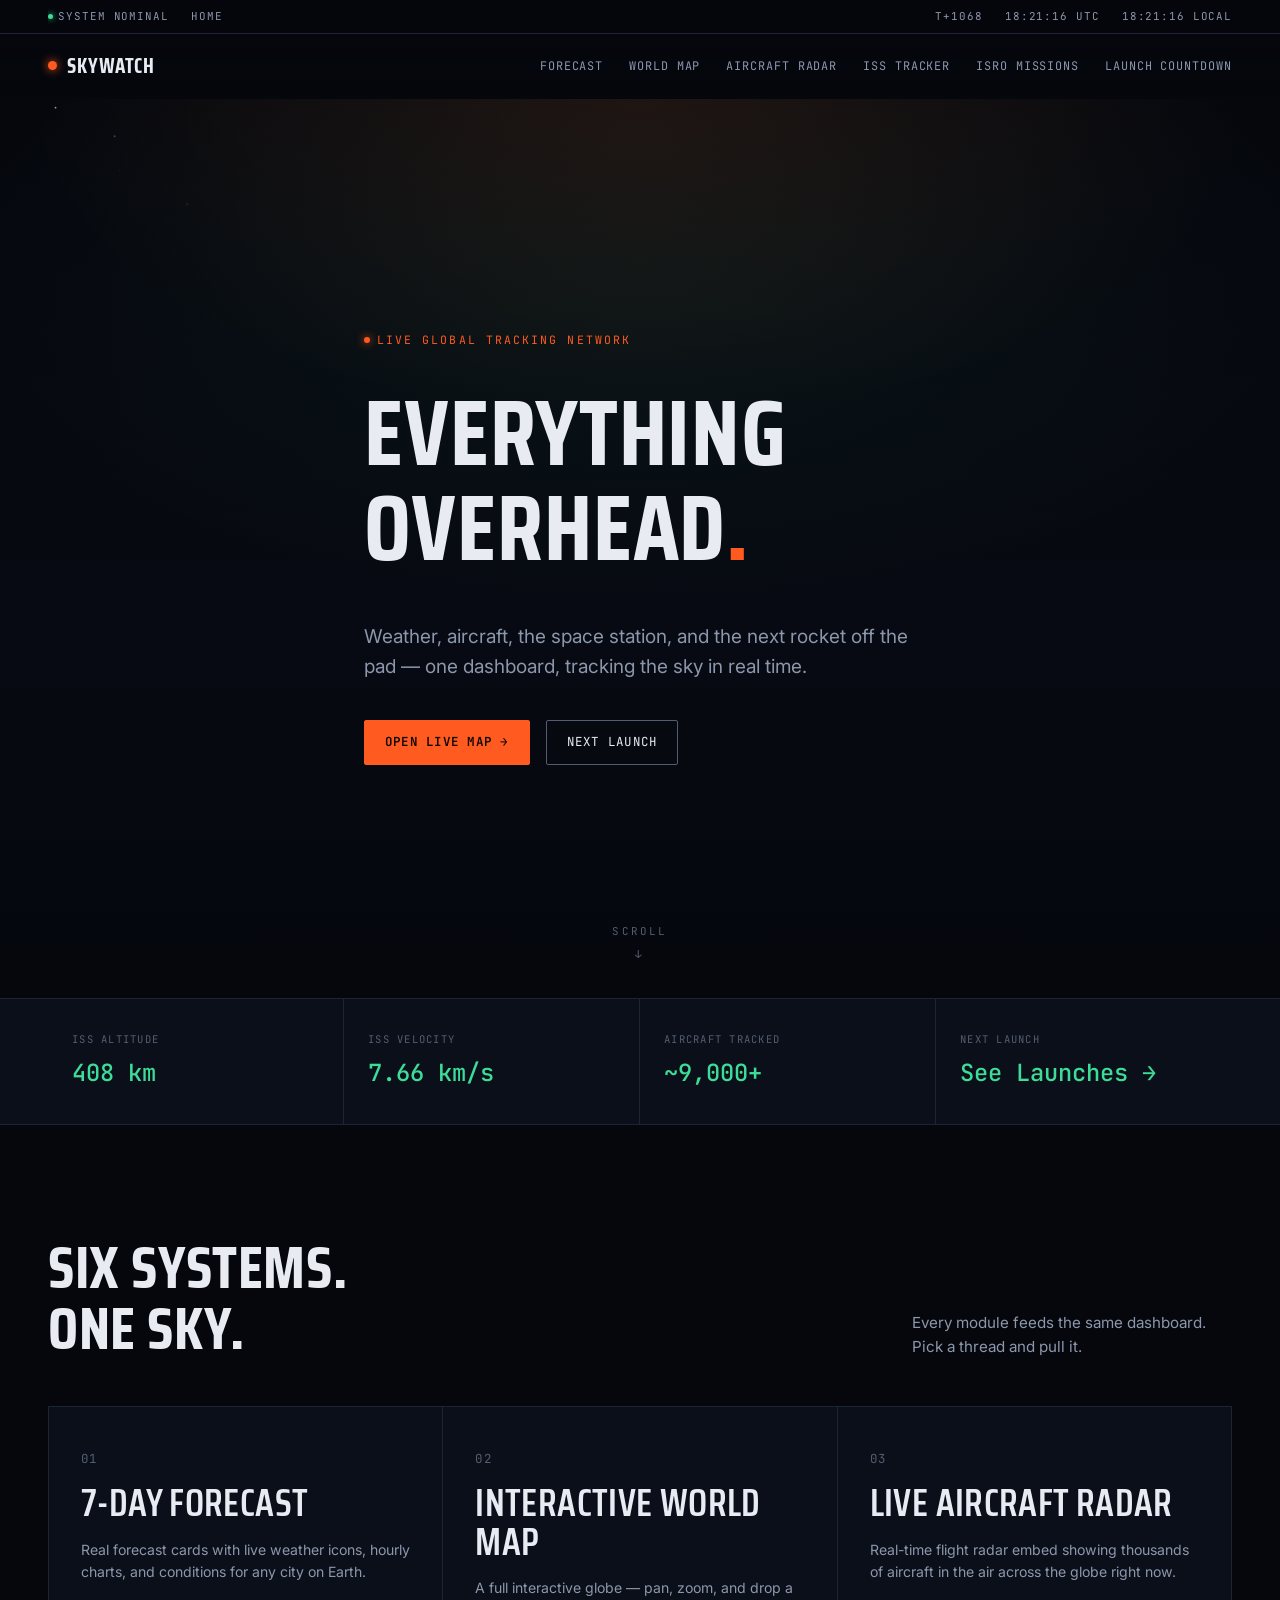
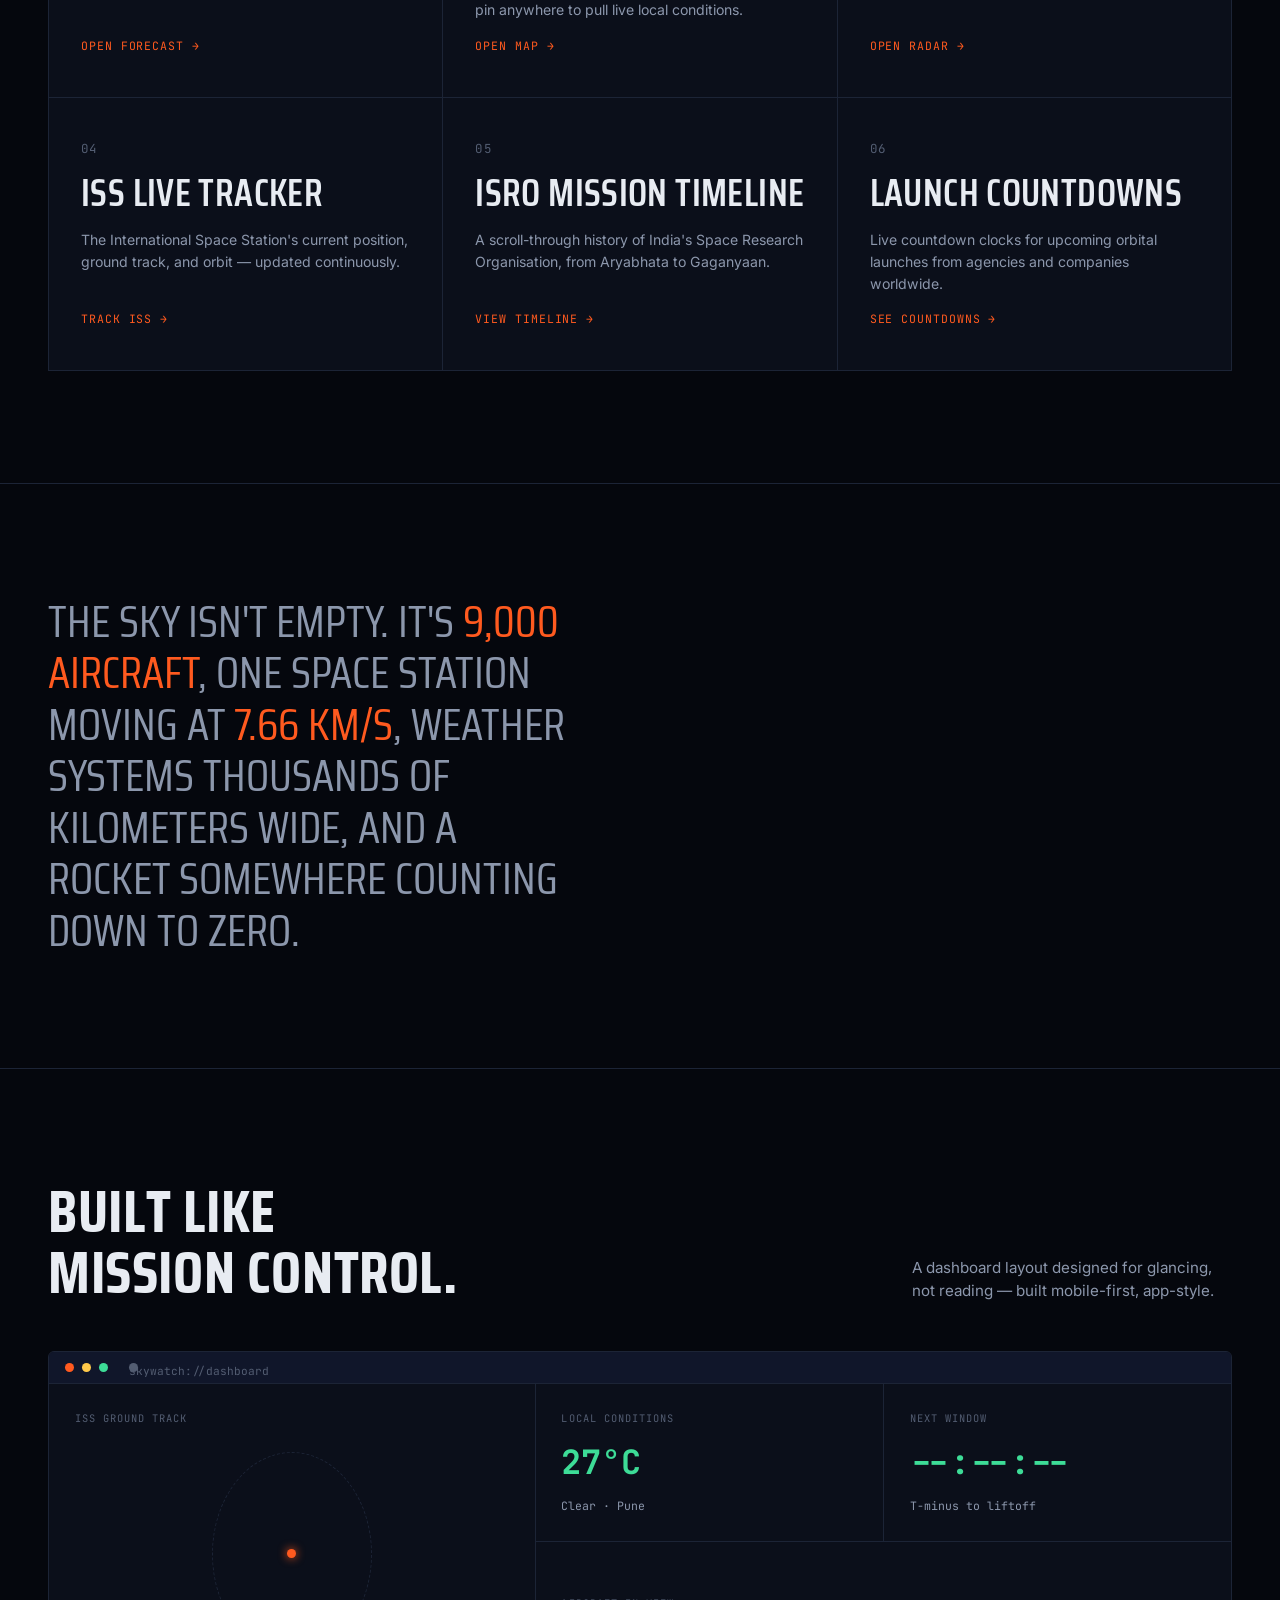
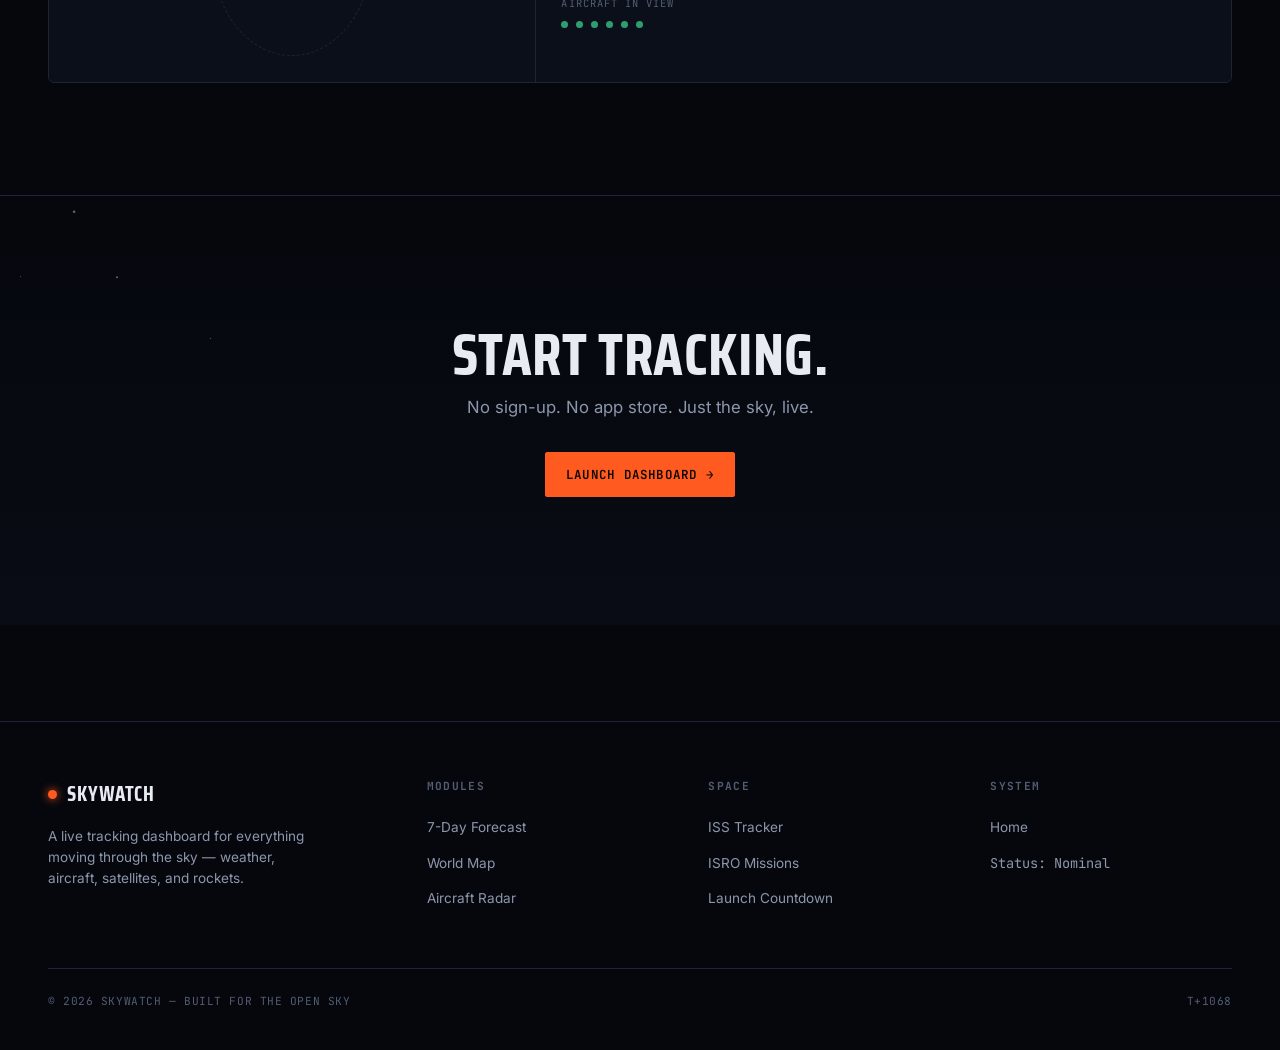
<file: index.html>
<!DOCTYPE html>
<html lang="en">
<head>
<meta charset="UTF-8">
<meta name="viewport" content="width=device-width, initial-scale=1.0">
<title>SkyWatch — Live Sky &amp; Space Tracking</title>
<meta name="description" content="SkyWatch tracks everything overhead: weather, aircraft, the ISS, and rocket launches — in one live dashboard.">

<link rel="preconnect" href="https://fonts.googleapis.com">
<link rel="preconnect" href="https://fonts.gstatic.com" crossorigin>
<link href="https://fonts.googleapis.com/css2?family=Saira+Condensed:wght@500;600;700;800&family=Inter:wght@400;500;600;700&family=JetBrains+Mono:wght@400;500;600&display=swap" rel="stylesheet">

<link rel="stylesheet" href="css/base.css">
<link rel="stylesheet" href="css/home.css">
</head>
<body>

<!-- HUD -->
<div id="hud">
  <div class="wrap">
    <div class="hud-group">
      <span class="hud-item"><span class="dot"></span> SYSTEM NOMINAL</span>
      <span class="hud-item mono" id="hud-page">HOME</span>
    </div>
    <div class="hud-group secondary">
      <span class="hud-item mono" id="hud-day">T+0</span>
      <span class="hud-item mono" id="hud-utc">00:00:00 UTC</span>
      <span class="hud-item mono" id="hud-local">00:00:00 LOCAL</span>
    </div>
  </div>
</div>

<!-- NAV -->
<header class="site-nav">
  <div class="wrap">
    <a href="index.html" class="brand"><span class="dot"></span> SKYWATCH</a>
    <nav class="primary">
      <a href="forecast.html">Forecast</a>
      <a href="map.html">World Map</a>
      <a href="aircraft.html">Aircraft Radar</a>
      <a href="iss.html">ISS Tracker</a>
      <a href="isro.html">ISRO Missions</a>
      <a href="launches.html">Launch Countdown</a>
    </nav>
    <button class="nav-toggle" aria-label="Toggle menu"><span></span></button>
  </div>
</header>

<main>

  <!-- ============ HERO ============ -->
  <section class="hero">
    <canvas class="starfield"></canvas>
    <div class="hero-glow"></div>
    <div class="wrap hero-inner">
      <p class="eyebrow reveal in">LIVE GLOBAL TRACKING NETWORK</p>
      <h1 class="hero-title reveal in">
        EVERYTHING<br>
        OVERHEAD<span class="ignite">.</span>
      </h1>
      <p class="hero-sub reveal in">
        Weather, aircraft, the space station, and the next rocket off the pad —
        one dashboard, tracking the sky in real time.
      </p>
      <div class="hero-cta reveal in">
        <a href="map.html" class="btn btn--solid">Open Live Map →</a>
        <a href="launches.html" class="btn">Next Launch</a>
      </div>
    </div>
    <div class="hero-scroll mono">SCROLL <span>↓</span></div>
  </section>

  <!-- ============ STATUS STRIP ============ -->
  <section class="status-strip">
    <div class="wrap status-grid">
      <div class="status-cell reveal">
        <span class="status-label mono">ISS ALTITUDE</span>
        <span class="status-value mono" id="stat-iss-alt">408 km</span>
      </div>
      <div class="status-cell reveal">
        <span class="status-label mono">ISS VELOCITY</span>
        <span class="status-value mono">7.66 km/s</span>
      </div>
      <div class="status-cell reveal">
        <span class="status-label mono">AIRCRAFT TRACKED</span>
        <span class="status-value mono">~9,000+</span>
      </div>
      <div class="status-cell reveal">
        <span class="status-label mono">NEXT LAUNCH</span>
        <span class="status-value mono" id="stat-next-launch">—</span>
      </div>
    </div>
  </section>

  <!-- ============ MODULE GRID ============ -->
  <section class="section modules">
    <div class="wrap">
      <div class="section-head reveal">
        <h2>Six systems.<br>One sky.</h2>
        <p>Every module feeds the same dashboard. Pick a thread and pull it.</p>
      </div>

      <div class="module-grid">

        <a href="forecast.html" class="module-card reveal">
          <span class="module-index mono">01</span>
          <h3>7-Day Forecast</h3>
          <p>Real forecast cards with live weather icons, hourly charts, and conditions for any city on Earth.</p>
          <span class="module-link mono">Open Forecast →</span>
        </a>

        <a href="map.html" class="module-card reveal">
          <span class="module-index mono">02</span>
          <h3>Interactive World Map</h3>
          <p>A full interactive globe — pan, zoom, and drop a pin anywhere to pull live local conditions.</p>
          <span class="module-link mono">Open Map →</span>
        </a>

        <a href="aircraft.html" class="module-card reveal">
          <span class="module-index mono">03</span>
          <h3>Live Aircraft Radar</h3>
          <p>Real-time flight radar embed showing thousands of aircraft in the air across the globe right now.</p>
          <span class="module-link mono">Open Radar →</span>
        </a>

        <a href="iss.html" class="module-card reveal">
          <span class="module-index mono">04</span>
          <h3>ISS Live Tracker</h3>
          <p>The International Space Station's current position, ground track, and orbit — updated continuously.</p>
          <span class="module-link mono">Track ISS →</span>
        </a>

        <a href="isro.html" class="module-card reveal">
          <span class="module-index mono">05</span>
          <h3>ISRO Mission Timeline</h3>
          <p>A scroll-through history of India's Space Research Organisation, from Aryabhata to Gaganyaan.</p>
          <span class="module-link mono">View Timeline →</span>
        </a>

        <a href="launches.html" class="module-card reveal">
          <span class="module-index mono">06</span>
          <h3>Launch Countdowns</h3>
          <p>Live countdown clocks for upcoming orbital launches from agencies and companies worldwide.</p>
          <span class="module-link mono">See Countdowns →</span>
        </a>

      </div>
    </div>
  </section>

  <!-- ============ BIG STATEMENT BAND ============ -->
  <section class="statement">
    <div class="wrap">
      <p class="statement-text reveal">
        The sky isn't empty. It's <span class="ignite">9,000 aircraft</span>,
        one space station moving at <span class="ignite">7.66&nbsp;km/s</span>,
        weather systems thousands of kilometers wide, and a rocket
        somewhere counting down to zero.
      </p>
    </div>
  </section>

  <!-- ============ DASHBOARD PREVIEW ============ -->
  <section class="section dash-preview">
    <div class="wrap">
      <div class="section-head reveal">
        <h2>Built like<br>mission control.</h2>
        <p>A dashboard layout designed for glancing, not reading — built mobile-first, app-style.</p>
      </div>
      <div class="dash-frame reveal">
        <div class="dash-frame-bar">
          <span></span><span></span><span></span>
          <span class="mono dash-frame-title">skywatch://dashboard</span>
        </div>
        <div class="dash-frame-body">
          <div class="dash-tile dash-tile--lg">
            <span class="mono dash-tile-label">ISS GROUND TRACK</span>
            <div class="dash-orbit-demo"><div class="dash-orbit-dot"></div></div>
          </div>
          <div class="dash-tile">
            <span class="mono dash-tile-label">LOCAL CONDITIONS</span>
            <strong class="dash-tile-big mono">27°C</strong>
            <span class="mono dash-tile-sub">Clear · Pune</span>
          </div>
          <div class="dash-tile">
            <span class="mono dash-tile-label">NEXT WINDOW</span>
            <strong class="dash-tile-big mono" id="dash-mini-countdown">--:--:--</strong>
            <span class="mono dash-tile-sub">T-minus to liftoff</span>
          </div>
          <div class="dash-tile dash-tile--wide">
            <span class="mono dash-tile-label">AIRCRAFT IN VIEW</span>
            <div class="dash-blips">
              <span></span><span></span><span></span><span></span><span></span><span></span>
            </div>
          </div>
        </div>
      </div>
    </div>
  </section>

  <!-- ============ CLOSING CTA ============ -->
  <section class="closing">
    <canvas class="starfield"></canvas>
    <div class="wrap closing-inner reveal">
      <h2>Start tracking.</h2>
      <p>No sign-up. No app store. Just the sky, live.</p>
      <a href="map.html" class="btn btn--solid">Launch Dashboard →</a>
    </div>
  </section>

</main>

<footer>
  <div class="wrap">
    <div class="foot-grid">
      <div>
        <div class="brand" style="margin-bottom:1rem;"><span class="dot"></span> SKYWATCH</div>
        <p style="color:var(--ink-dim); font-size:0.85rem; max-width:30ch;">
          A live tracking dashboard for everything moving through the sky — weather, aircraft, satellites, and rockets.
        </p>
      </div>
      <div>
        <h5>Modules</h5>
        <ul>
          <li><a href="forecast.html">7-Day Forecast</a></li>
          <li><a href="map.html">World Map</a></li>
          <li><a href="aircraft.html">Aircraft Radar</a></li>
        </ul>
      </div>
      <div>
        <h5>Space</h5>
        <ul>
          <li><a href="iss.html">ISS Tracker</a></li>
          <li><a href="isro.html">ISRO Missions</a></li>
          <li><a href="launches.html">Launch Countdown</a></li>
        </ul>
      </div>
      <div>
        <h5>System</h5>
        <ul>
          <li><a href="index.html">Home</a></li>
          <li><a href="#" class="mono">Status: Nominal</a></li>
        </ul>
      </div>
    </div>
    <div class="foot-bottom">
      <span>© 2026 SKYWATCH — BUILT FOR THE OPEN SKY</span>
      <span id="hud-day-foot" class="mono">T+0</span>
    </div>
  </div>
</footer>

<script src="js/core.js"></script>
<script src="js/home.js"></script>
</body>
</html>
</file>
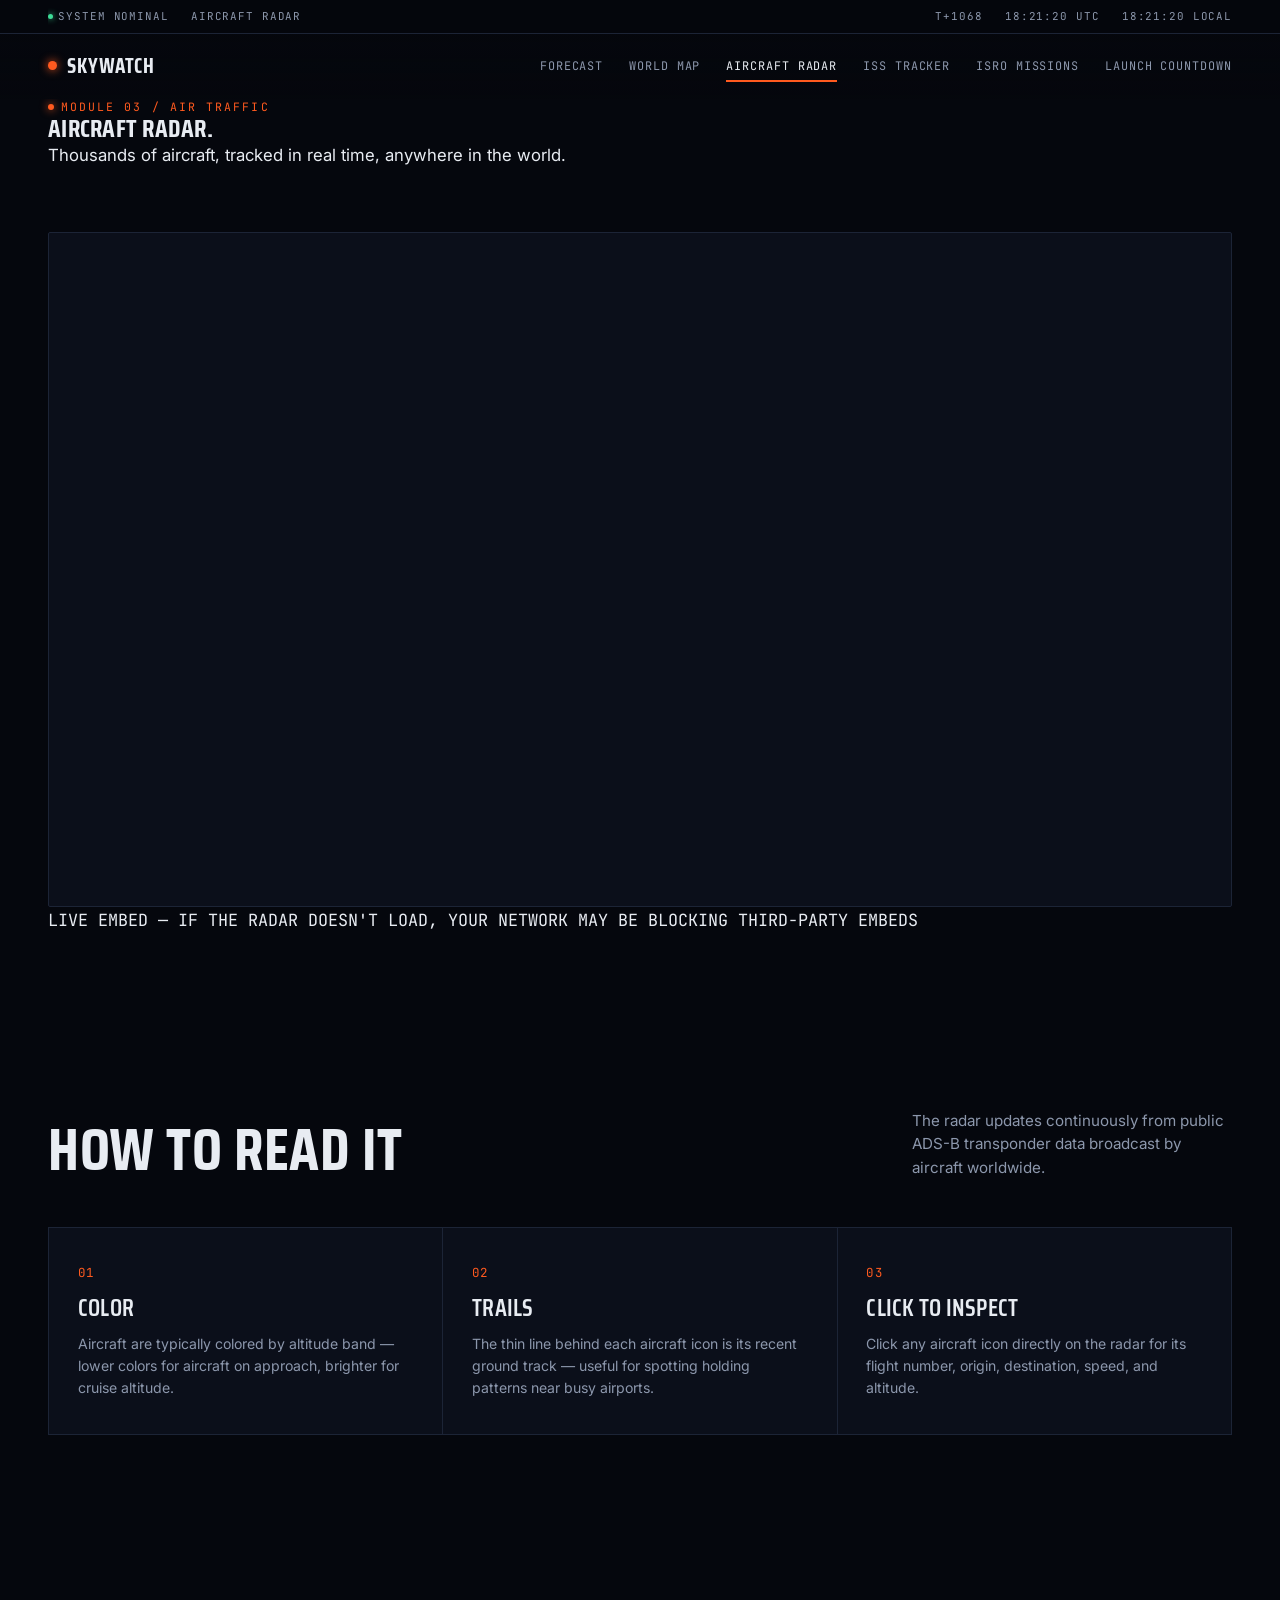
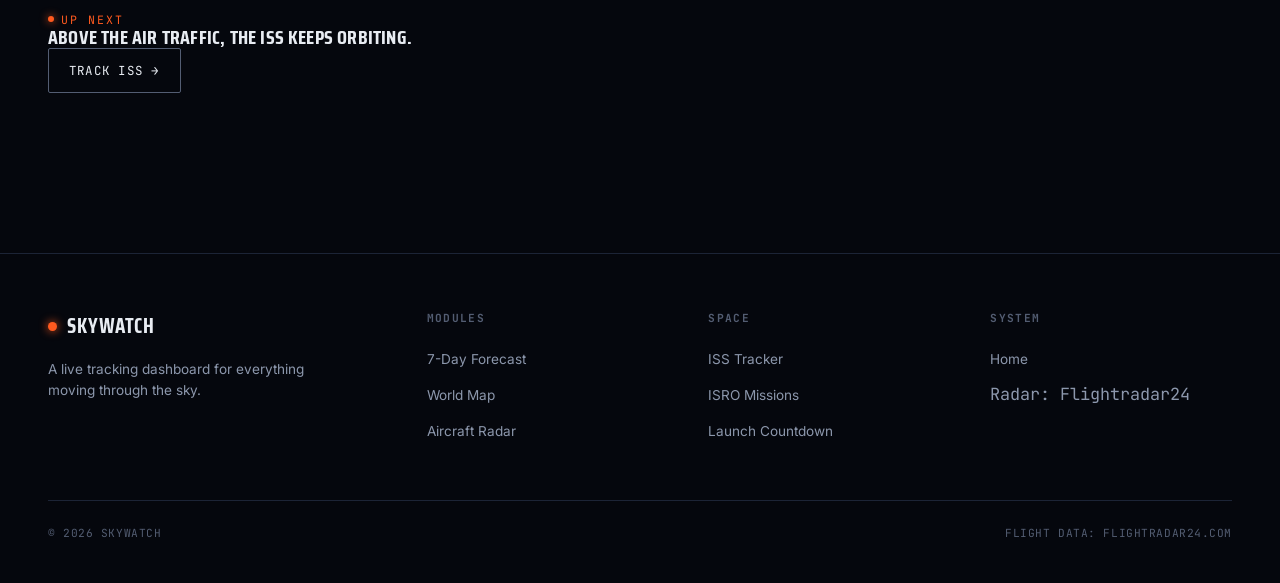
<file: aircraft.html>
<!DOCTYPE html>
<html lang="en">
<head>
<meta charset="UTF-8">
<meta name="viewport" content="width=device-width, initial-scale=1.0">
<title>Aircraft Radar — SkyWatch</title>
<meta name="description" content="Live flight radar showing thousands of aircraft in the air right now.">

<link rel="preconnect" href="https://fonts.googleapis.com">
<link rel="preconnect" href="https://fonts.gstatic.com" crossorigin>
<link href="https://fonts.googleapis.com/css2?family=Saira+Condensed:wght@500;600;700;800&family=Inter:wght@400;500;600;700&family=JetBrains+Mono:wght@400;500;600&display=swap" rel="stylesheet">

<link rel="stylesheet" href="css/base.css">
<link rel="stylesheet" href="css/aircraft.css">
</head>
<body>

<div id="hud">
  <div class="wrap">
    <div class="hud-group">
      <span class="hud-item"><span class="dot"></span> SYSTEM NOMINAL</span>
      <span class="hud-item mono" id="hud-page">AIRCRAFT RADAR</span>
    </div>
    <div class="hud-group secondary">
      <span class="hud-item mono" id="hud-day">T+0</span>
      <span class="hud-item mono" id="hud-utc">00:00:00 UTC</span>
      <span class="hud-item mono" id="hud-local">00:00:00 LOCAL</span>
    </div>
  </div>
</div>

<header class="site-nav">
  <div class="wrap">
    <a href="index.html" class="brand"><span class="dot"></span> SKYWATCH</a>
    <nav class="primary">
      <a href="forecast.html">Forecast</a>
      <a href="map.html">World Map</a>
      <a href="aircraft.html">Aircraft Radar</a>
      <a href="iss.html">ISS Tracker</a>
      <a href="isro.html">ISRO Missions</a>
      <a href="launches.html">Launch Countdown</a>
    </nav>
    <button class="nav-toggle" aria-label="Toggle menu"><span></span></button>
  </div>
</header>

<main>

  <section class="page-hero">
    <div class="wrap">
      <p class="eyebrow reveal in">MODULE 03 / AIR TRAFFIC</p>
      <h1 class="page-title reveal in">AIRCRAFT RADAR<span class="ignite">.</span></h1>
      <p class="page-sub reveal in">Thousands of aircraft, tracked in real time, anywhere in the world.</p>
    </div>
  </section>

  <section class="section--tight">
    <div class="wrap">
      <div class="radar-frame panel reveal in">
        <iframe
          title="Live flight radar"
          src="https://www.flightradar24.com"
          loading="lazy"
          referrerpolicy="no-referrer-when-downgrade">
        </iframe>
      </div>
      <p class="map-hint mono">LIVE EMBED — IF THE RADAR DOESN'T LOAD, YOUR NETWORK MAY BE BLOCKING THIRD-PARTY EMBEDS</p>
    </div>
  </section>

  <section class="section">
    <div class="wrap">
      <div class="section-head reveal">
        <h2>How to read it</h2>
        <p>The radar updates continuously from public ADS-B transponder data broadcast by aircraft worldwide.</p>
      </div>
      <div class="info-grid">
        <div class="info-card reveal">
          <span class="mono info-index">01</span>
          <h3>Color</h3>
          <p>Aircraft are typically colored by altitude band — lower colors for aircraft on approach, brighter for cruise altitude.</p>
        </div>
        <div class="info-card reveal">
          <span class="mono info-index">02</span>
          <h3>Trails</h3>
          <p>The thin line behind each aircraft icon is its recent ground track — useful for spotting holding patterns near busy airports.</p>
        </div>
        <div class="info-card reveal">
          <span class="mono info-index">03</span>
          <h3>Click to inspect</h3>
          <p>Click any aircraft icon directly on the radar for its flight number, origin, destination, speed, and altitude.</p>
        </div>
      </div>
    </div>
  </section>

  <section class="section section--tight crosslink">
    <div class="wrap crosslink-inner reveal">
      <div>
        <p class="eyebrow">UP NEXT</p>
        <h3>Above the air traffic, the ISS keeps orbiting.</h3>
      </div>
      <a href="iss.html" class="btn">Track ISS →</a>
    </div>
  </section>

</main>

<footer>
  <div class="wrap">
    <div class="foot-grid">
      <div>
        <div class="brand" style="margin-bottom:1rem;"><span class="dot"></span> SKYWATCH</div>
        <p style="color:var(--ink-dim); font-size:0.85rem; max-width:30ch;">
          A live tracking dashboard for everything moving through the sky.
        </p>
      </div>
      <div>
        <h5>Modules</h5>
        <ul>
          <li><a href="forecast.html">7-Day Forecast</a></li>
          <li><a href="map.html">World Map</a></li>
          <li><a href="aircraft.html">Aircraft Radar</a></li>
        </ul>
      </div>
      <div>
        <h5>Space</h5>
        <ul>
          <li><a href="iss.html">ISS Tracker</a></li>
          <li><a href="isro.html">ISRO Missions</a></li>
          <li><a href="launches.html">Launch Countdown</a></li>
        </ul>
      </div>
      <div>
        <h5>System</h5>
        <ul>
          <li><a href="index.html">Home</a></li>
          <li><span class="mono" style="color:var(--ink-dim);">Radar: Flightradar24</span></li>
        </ul>
      </div>
    </div>
    <div class="foot-bottom">
      <span>© 2026 SKYWATCH</span>
      <span class="mono">FLIGHT DATA: FLIGHTRADAR24.COM</span>
    </div>
  </div>
</footer>

<script src="js/core.js"></script>
</body>
</html>
</file>
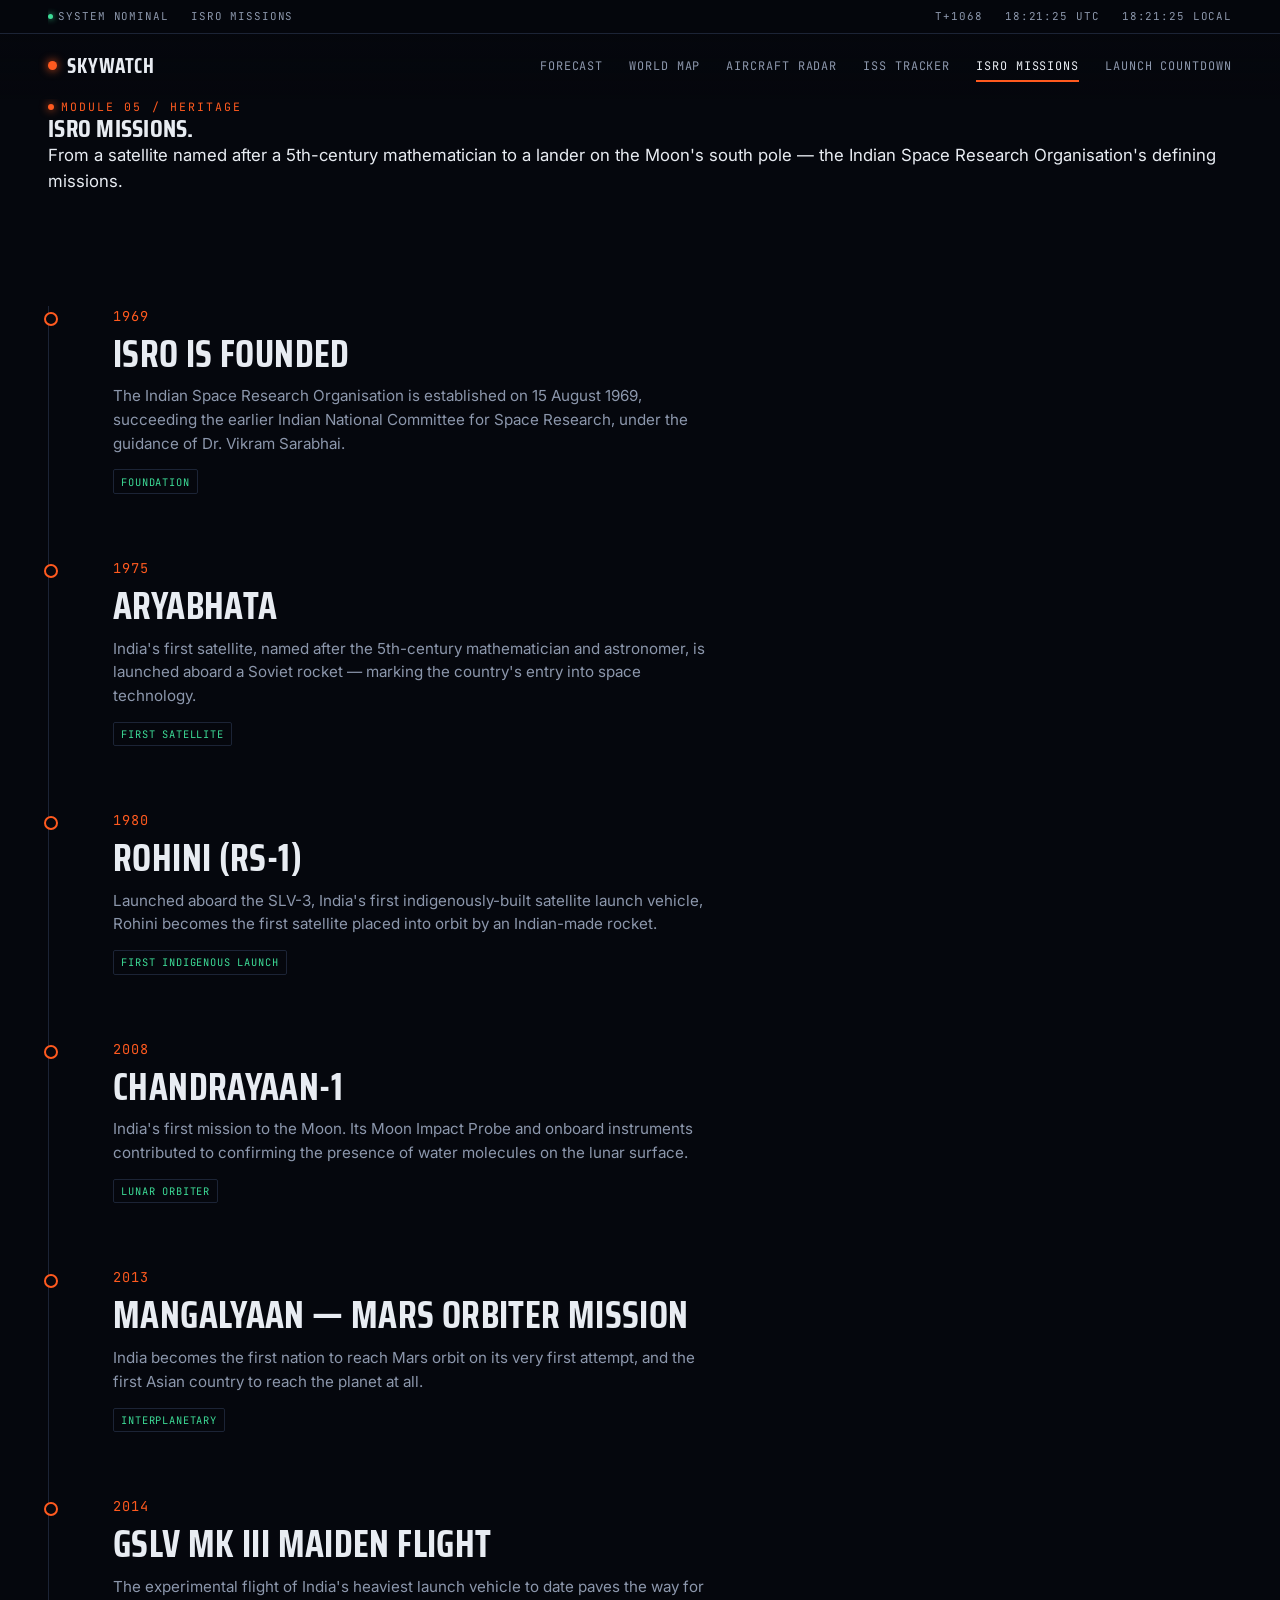
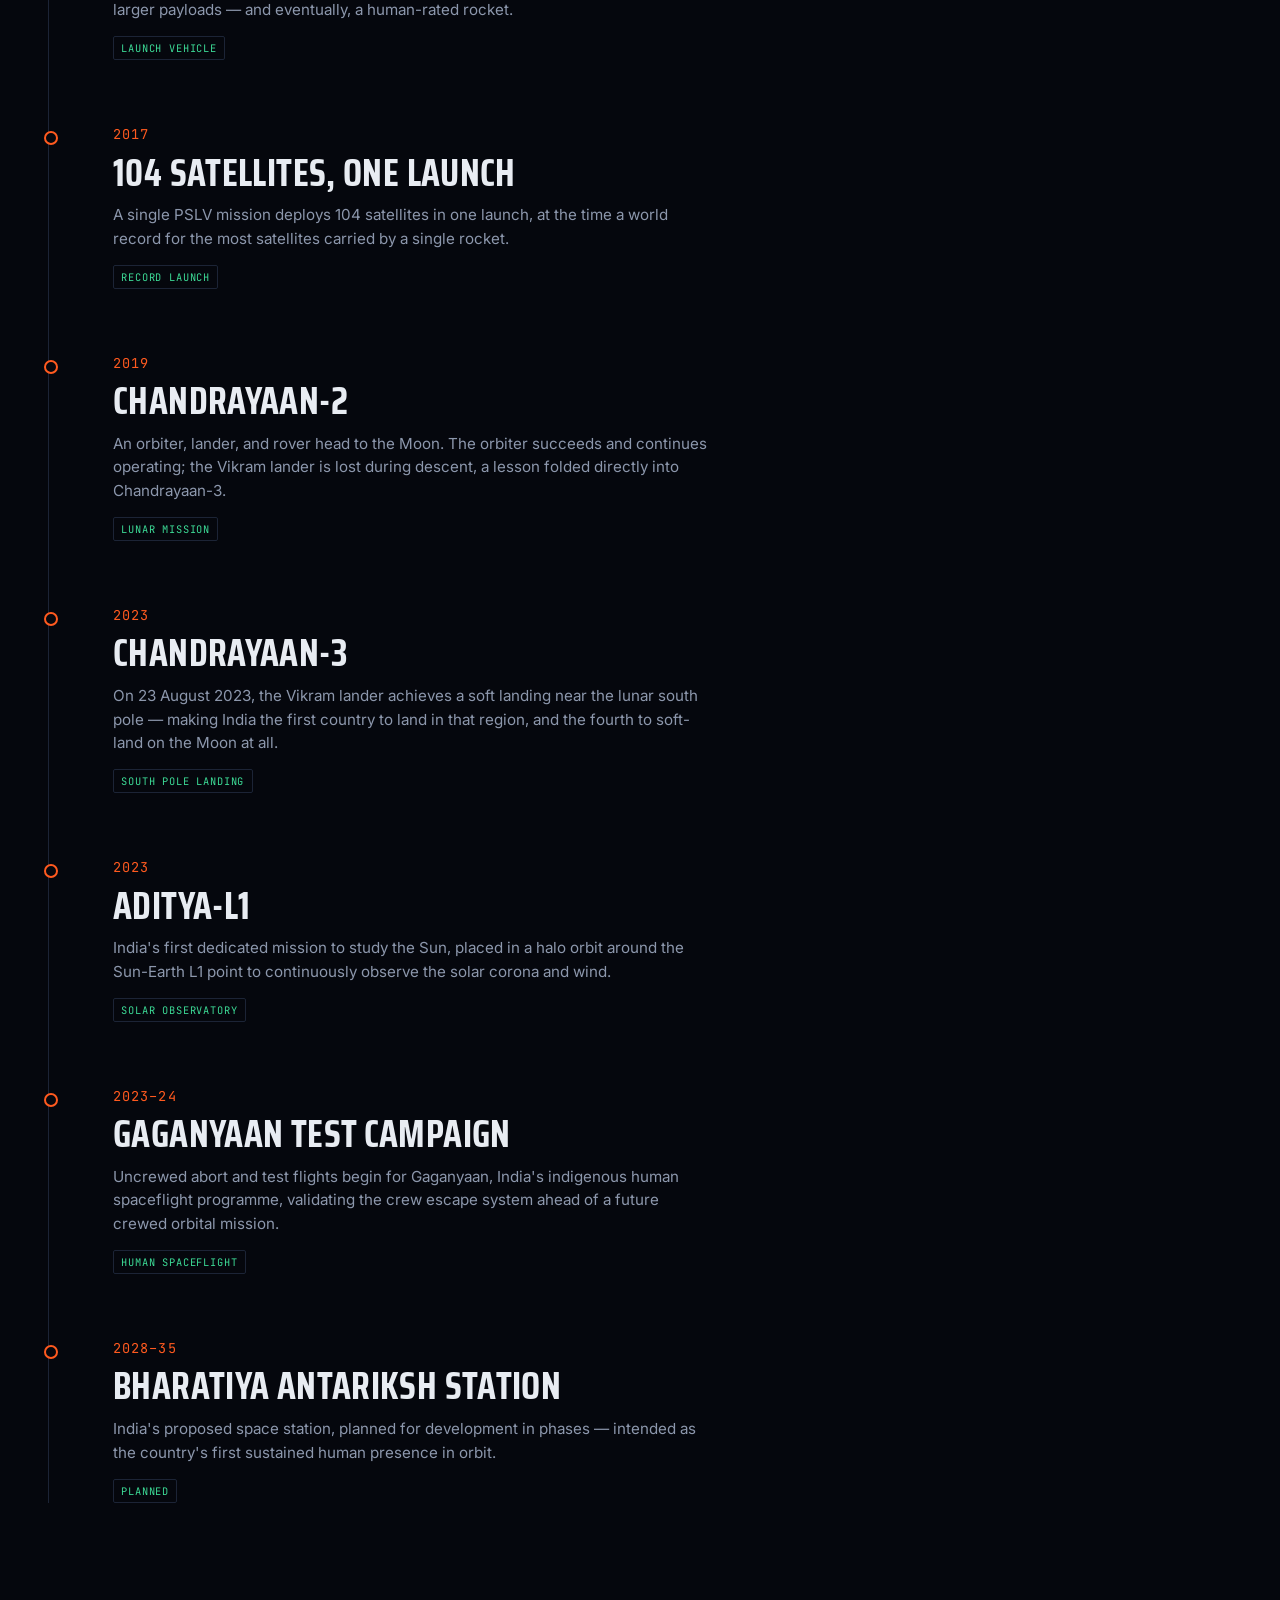
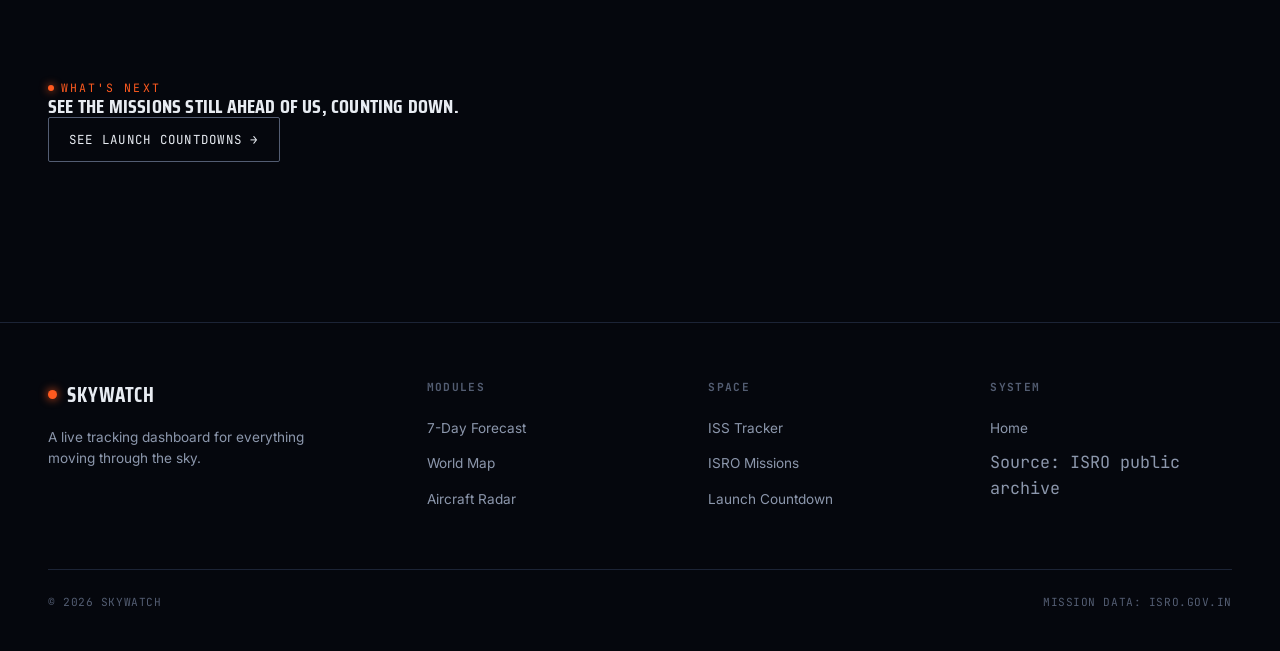
<file: isro.html>
<!DOCTYPE html>
<html lang="en">
<head>
<meta charset="UTF-8">
<meta name="viewport" content="width=device-width, initial-scale=1.0">
<title>ISRO Mission Timeline — SkyWatch</title>
<meta name="description" content="A timeline of the Indian Space Research Organisation's key missions, from Aryabhata to Gaganyaan.">

<link rel="preconnect" href="https://fonts.googleapis.com">
<link rel="preconnect" href="https://fonts.gstatic.com" crossorigin>
<link href="https://fonts.googleapis.com/css2?family=Saira+Condensed:wght@500;600;700;800&family=Inter:wght@400;500;600;700&family=JetBrains+Mono:wght@400;500;600&display=swap" rel="stylesheet">

<link rel="stylesheet" href="css/base.css">
<link rel="stylesheet" href="css/isro.css">
</head>
<body>

<div id="hud">
  <div class="wrap">
    <div class="hud-group">
      <span class="hud-item"><span class="dot"></span> SYSTEM NOMINAL</span>
      <span class="hud-item mono" id="hud-page">ISRO MISSIONS</span>
    </div>
    <div class="hud-group secondary">
      <span class="hud-item mono" id="hud-day">T+0</span>
      <span class="hud-item mono" id="hud-utc">00:00:00 UTC</span>
      <span class="hud-item mono" id="hud-local">00:00:00 LOCAL</span>
    </div>
  </div>
</div>

<header class="site-nav">
  <div class="wrap">
    <a href="index.html" class="brand"><span class="dot"></span> SKYWATCH</a>
    <nav class="primary">
      <a href="forecast.html">Forecast</a>
      <a href="map.html">World Map</a>
      <a href="aircraft.html">Aircraft Radar</a>
      <a href="iss.html">ISS Tracker</a>
      <a href="isro.html">ISRO Missions</a>
      <a href="launches.html">Launch Countdown</a>
    </nav>
    <button class="nav-toggle" aria-label="Toggle menu"><span></span></button>
  </div>
</header>

<main>

  <section class="page-hero">
    <div class="wrap">
      <p class="eyebrow reveal in">MODULE 05 / HERITAGE</p>
      <h1 class="page-title reveal in">ISRO MISSIONS<span class="ignite">.</span></h1>
      <p class="page-sub reveal in">From a satellite named after a 5th-century mathematician to a lander on the Moon's south pole — the Indian Space Research Organisation's defining missions.</p>
    </div>
  </section>

  <section class="section">
    <div class="wrap">
      <div class="timeline" id="timeline">
        <!-- timeline entries injected by JS from a structured dataset -->
      </div>
    </div>
  </section>

  <section class="section section--tight crosslink">
    <div class="wrap crosslink-inner reveal">
      <div>
        <p class="eyebrow">WHAT'S NEXT</p>
        <h3>See the missions still ahead of us, counting down.</h3>
      </div>
      <a href="launches.html" class="btn">See Launch Countdowns →</a>
    </div>
  </section>

</main>

<footer>
  <div class="wrap">
    <div class="foot-grid">
      <div>
        <div class="brand" style="margin-bottom:1rem;"><span class="dot"></span> SKYWATCH</div>
        <p style="color:var(--ink-dim); font-size:0.85rem; max-width:30ch;">
          A live tracking dashboard for everything moving through the sky.
        </p>
      </div>
      <div>
        <h5>Modules</h5>
        <ul>
          <li><a href="forecast.html">7-Day Forecast</a></li>
          <li><a href="map.html">World Map</a></li>
          <li><a href="aircraft.html">Aircraft Radar</a></li>
        </ul>
      </div>
      <div>
        <h5>Space</h5>
        <ul>
          <li><a href="iss.html">ISS Tracker</a></li>
          <li><a href="isro.html">ISRO Missions</a></li>
          <li><a href="launches.html">Launch Countdown</a></li>
        </ul>
      </div>
      <div>
        <h5>System</h5>
        <ul>
          <li><a href="index.html">Home</a></li>
          <li><span class="mono" style="color:var(--ink-dim);">Source: ISRO public archive</span></li>
        </ul>
      </div>
    </div>
    <div class="foot-bottom">
      <span>© 2026 SKYWATCH</span>
      <span class="mono">MISSION DATA: ISRO.GOV.IN</span>
    </div>
  </div>
</footer>

<script src="js/core.js"></script>
<script src="js/isro.js"></script>
</body>
</html>
</file>
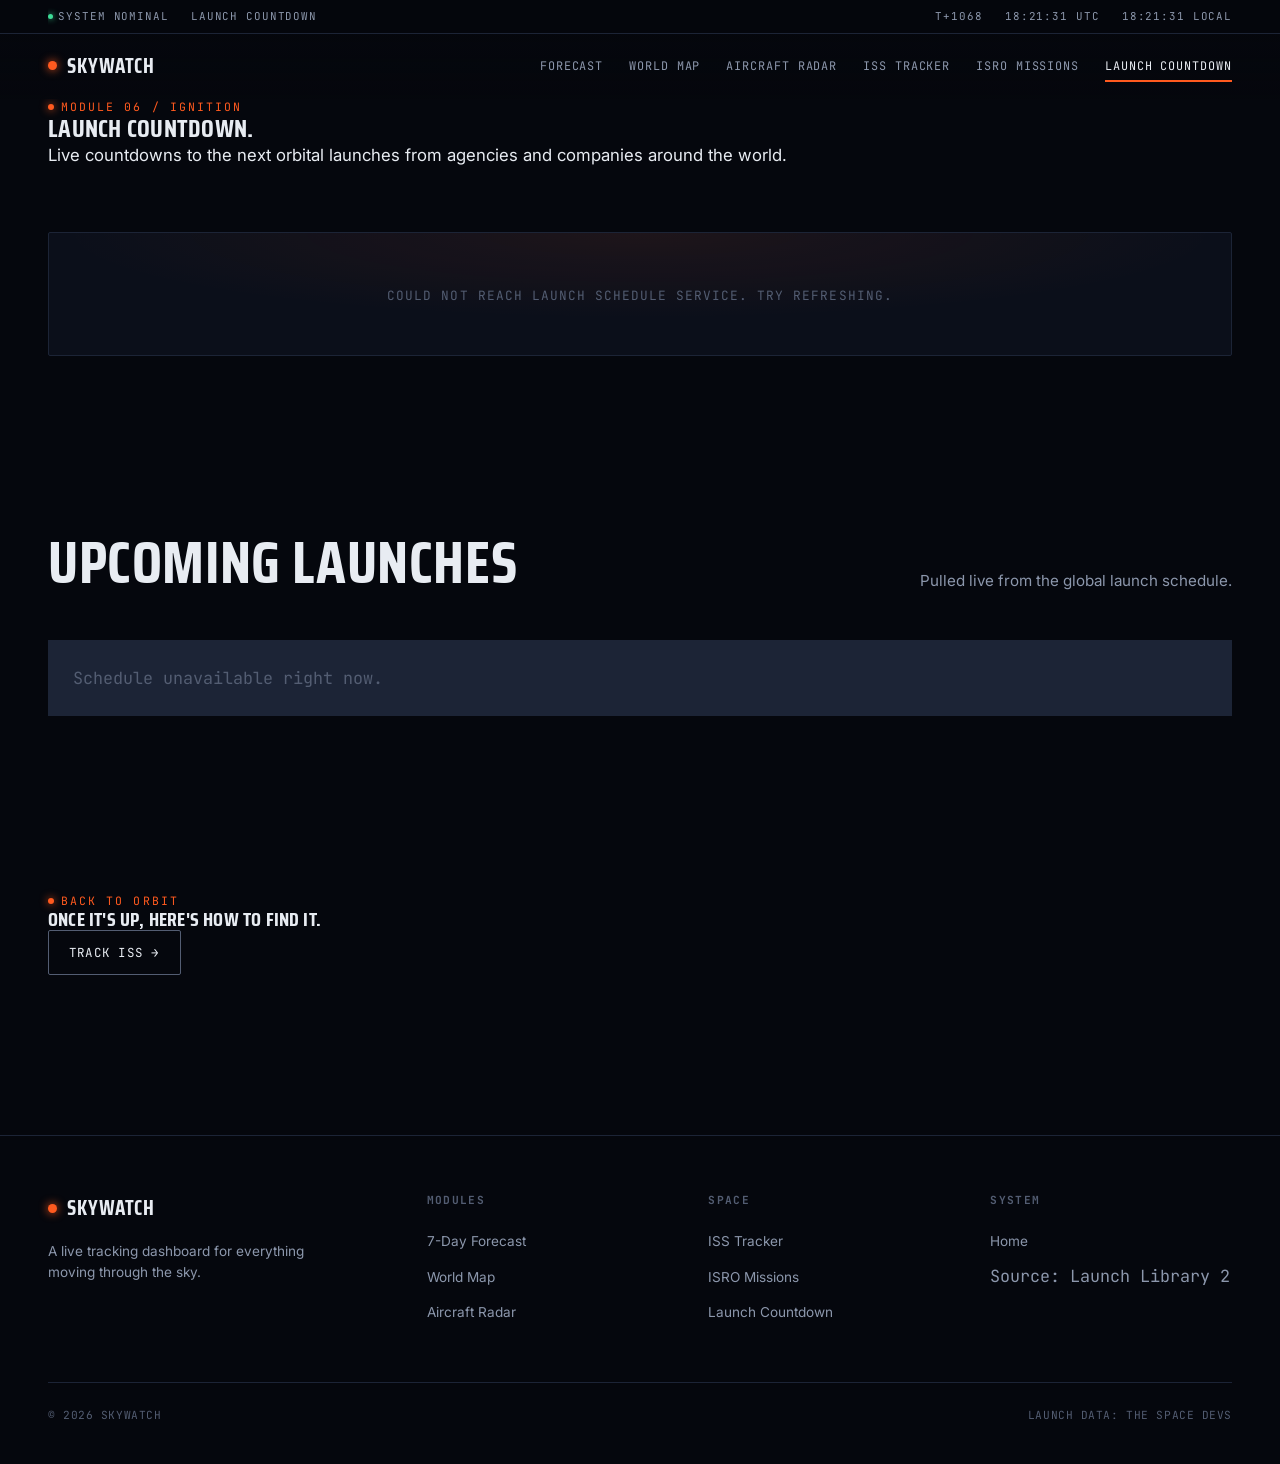
<file: launches.html>
<!DOCTYPE html>
<html lang="en">
<head>
<meta charset="UTF-8">
<meta name="viewport" content="width=device-width, initial-scale=1.0">
<title>Launch Countdowns — SkyWatch</title>
<meta name="description" content="Live countdown clocks for upcoming orbital rocket launches worldwide.">

<link rel="preconnect" href="https://fonts.googleapis.com">
<link rel="preconnect" href="https://fonts.gstatic.com" crossorigin>
<link href="https://fonts.googleapis.com/css2?family=Saira+Condensed:wght@500;600;700;800&family=Inter:wght@400;500;600;700&family=JetBrains+Mono:wght@400;500;600&display=swap" rel="stylesheet">

<link rel="stylesheet" href="css/base.css">
<link rel="stylesheet" href="css/launches.css">
</head>
<body>

<div id="hud">
  <div class="wrap">
    <div class="hud-group">
      <span class="hud-item"><span class="dot"></span> SYSTEM NOMINAL</span>
      <span class="hud-item mono" id="hud-page">LAUNCH COUNTDOWN</span>
    </div>
    <div class="hud-group secondary">
      <span class="hud-item mono" id="hud-day">T+0</span>
      <span class="hud-item mono" id="hud-utc">00:00:00 UTC</span>
      <span class="hud-item mono" id="hud-local">00:00:00 LOCAL</span>
    </div>
  </div>
</div>

<header class="site-nav">
  <div class="wrap">
    <a href="index.html" class="brand"><span class="dot"></span> SKYWATCH</a>
    <nav class="primary">
      <a href="forecast.html">Forecast</a>
      <a href="map.html">World Map</a>
      <a href="aircraft.html">Aircraft Radar</a>
      <a href="iss.html">ISS Tracker</a>
      <a href="isro.html">ISRO Missions</a>
      <a href="launches.html">Launch Countdown</a>
    </nav>
    <button class="nav-toggle" aria-label="Toggle menu"><span></span></button>
  </div>
</header>

<main>

  <section class="page-hero">
    <div class="wrap">
      <p class="eyebrow reveal in">MODULE 06 / IGNITION</p>
      <h1 class="page-title reveal in">LAUNCH COUNTDOWN<span class="ignite">.</span></h1>
      <p class="page-sub reveal in">Live countdowns to the next orbital launches from agencies and companies around the world.</p>
    </div>
  </section>

  <!-- HERO COUNTDOWN -->
  <section class="section--tight">
    <div class="wrap">
      <div id="hero-countdown" class="hero-countdown panel reveal in">
        <span class="mono hc-status">LOADING NEXT LAUNCH…</span>
      </div>
    </div>
  </section>

  <!-- UPCOMING LIST -->
  <section class="section">
    <div class="wrap">
      <div class="section-head reveal">
        <h2>Upcoming Launches</h2>
        <p>Pulled live from the global launch schedule.</p>
      </div>
      <div id="launch-list" class="launch-list">
        <p class="mono" style="color:var(--ink-faint);">Fetching schedule…</p>
      </div>
    </div>
  </section>

  <section class="section section--tight crosslink">
    <div class="wrap crosslink-inner reveal">
      <div>
        <p class="eyebrow">BACK TO ORBIT</p>
        <h3>Once it's up, here's how to find it.</h3>
      </div>
      <a href="iss.html" class="btn">Track ISS →</a>
    </div>
  </section>

</main>

<footer>
  <div class="wrap">
    <div class="foot-grid">
      <div>
        <div class="brand" style="margin-bottom:1rem;"><span class="dot"></span> SKYWATCH</div>
        <p style="color:var(--ink-dim); font-size:0.85rem; max-width:30ch;">
          A live tracking dashboard for everything moving through the sky.
        </p>
      </div>
      <div>
        <h5>Modules</h5>
        <ul>
          <li><a href="forecast.html">7-Day Forecast</a></li>
          <li><a href="map.html">World Map</a></li>
          <li><a href="aircraft.html">Aircraft Radar</a></li>
        </ul>
      </div>
      <div>
        <h5>Space</h5>
        <ul>
          <li><a href="iss.html">ISS Tracker</a></li>
          <li><a href="isro.html">ISRO Missions</a></li>
          <li><a href="launches.html">Launch Countdown</a></li>
        </ul>
      </div>
      <div>
        <h5>System</h5>
        <ul>
          <li><a href="index.html">Home</a></li>
          <li><span class="mono" style="color:var(--ink-dim);">Source: Launch Library 2</span></li>
        </ul>
      </div>
    </div>
    <div class="foot-bottom">
      <span>© 2026 SKYWATCH</span>
      <span class="mono">LAUNCH DATA: THE SPACE DEVS</span>
    </div>
  </div>
</footer>

<script src="js/core.js"></script>
<script src="js/launches.js"></script>
</body>
</html>
</file>
<file: css/base.css>
/* ============================================================
   SKYWATCH — DESIGN TOKENS
   ============================================================ */
:root{
  /* color */
  --bg:            #05070D;
  --bg-panel:      #0B0F1A;
  --bg-panel-2:    #10162A;
  --line:          #1C2436;
  --ink:           #E8ECF2;
  --ink-dim:       #8C97AC;
  --ink-faint:     #535D72;
  --ignition:      #FF5A1F;
  --ignition-dim:  #B33E16;
  --telemetry:     #3DDC97;
  --warn:          #FFC94A;

  /* type */
  --f-display: "Saira Condensed", "Arial Narrow", sans-serif;
  --f-body:    "Inter", -apple-system, sans-serif;
  --f-mono:    "JetBrains Mono", "SFMono-Regular", monospace;

  /* scale */
  --step-0: clamp(0.95rem, 0.9rem + 0.2vw, 1.05rem);
  --step-1: clamp(1.2rem, 1.1rem + 0.5vw, 1.5rem);
  --step-2: clamp(1.7rem, 1.4rem + 1.2vw, 2.4rem);
  --step-3: clamp(2.4rem, 1.8rem + 2.4vw, 4rem);
  --step-4: clamp(3.2rem, 2.2rem + 4.5vw, 7rem);

  --radius: 2px;
  --maxw: 1320px;
}

*{margin:0;padding:0;box-sizing:border-box;}
html{scroll-behavior:smooth;}

body{
  background:var(--bg);
  color:var(--ink);
  font-family:var(--f-body);
  font-size:var(--step-0);
  line-height:1.55;
  -webkit-font-smoothing:antialiased;
  overflow-x:hidden;
}

img{max-width:100%;display:block;}
a{color:inherit;text-decoration:none;}
ul{list-style:none;}
button{font-family:inherit;cursor:pointer;border:none;background:none;color:inherit;}

::selection{background:var(--ignition);color:#fff;}

:focus-visible{
  outline:2px solid var(--telemetry);
  outline-offset:3px;
}

.wrap{
  max-width:var(--maxw);
  margin:0 auto;
  padding-inline:clamp(1.25rem, 4vw, 3rem);
}

.eyebrow{
  font-family:var(--f-mono);
  font-size:0.72rem;
  letter-spacing:0.18em;
  text-transform:uppercase;
  color:var(--ignition);
  display:flex;
  align-items:center;
  gap:0.6em;
}
.eyebrow::before{
  content:"";
  width:6px;height:6px;
  background:var(--ignition);
  border-radius:50%;
  box-shadow:0 0 8px var(--ignition);
}

h1,h2,h3,h4{
  font-family:var(--f-display);
  font-weight:700;
  text-transform:uppercase;
  letter-spacing:0.01em;
  line-height:1.02;
}

.mono{font-family:var(--f-mono);}

.btn{
  display:inline-flex;
  align-items:center;
  gap:0.6em;
  font-family:var(--f-mono);
  font-size:0.78rem;
  letter-spacing:0.1em;
  text-transform:uppercase;
  padding:0.95em 1.6em;
  border:1px solid var(--ink-faint);
  border-radius:var(--radius);
  transition:border-color .25s ease, background .25s ease, color .25s ease;
  white-space:nowrap;
}
.btn:hover{border-color:var(--ink);}
.btn--solid{
  background:var(--ignition);
  border-color:var(--ignition);
  color:#0A0500;
  font-weight:600;
}
.btn--solid:hover{
  background:#ff7038;
  border-color:#ff7038;
}

hr.rule{
  border:none;
  height:1px;
  background:var(--line);
  margin:0;
}

/* ============================================================
   HUD BAR — persistent telemetry strip, the connective signature
   ============================================================ */
#hud{
  position:fixed;
  top:0;left:0;right:0;
  z-index:500;
  height:34px;
  background:#02030600;
  border-bottom:1px solid var(--line);
  background-color:rgba(5,7,13,0.88);
  backdrop-filter:blur(6px);
  display:flex;
  align-items:center;
  font-family:var(--f-mono);
  font-size:0.68rem;
  letter-spacing:0.08em;
  color:var(--ink-dim);
  text-transform:uppercase;
}
#hud .wrap{
  display:flex;
  align-items:center;
  justify-content:space-between;
  width:100%;
  gap:1.5rem;
}
#hud .hud-group{
  display:flex;
  align-items:center;
  gap:1.4rem;
  overflow:hidden;
}
#hud .hud-item{display:flex;align-items:center;gap:.5em;white-space:nowrap;}
#hud .hud-item b{color:var(--ink);font-weight:600;}
#hud .dot{
  width:5px;height:5px;border-radius:50%;
  background:var(--telemetry);
  box-shadow:0 0 6px var(--telemetry);
  animation:pulse 2s infinite;
  flex-shrink:0;
}
@keyframes pulse{0%,100%{opacity:1;}50%{opacity:.35;}}
#hud .hud-page{color:var(--ignition);font-weight:600;}

@media (max-width:760px){
  #hud .hud-group.secondary{display:none;}
}

/* ============================================================
   NAV
   ============================================================ */
header.site-nav{
  position:fixed;
  top:34px;left:0;right:0;
  z-index:490;
  background:linear-gradient(to bottom, rgba(5,7,13,0.96), rgba(5,7,13,0.7));
  border-bottom:1px solid transparent;
  transition:border-color .3s ease, background .3s ease;
}
header.site-nav.scrolled{
  border-color:var(--line);
  background:rgba(5,7,13,0.97);
}
header.site-nav .wrap{
  display:flex;
  align-items:center;
  justify-content:space-between;
  height:64px;
}
.brand{
  font-family:var(--f-display);
  font-weight:700;
  font-size:1.3rem;
  letter-spacing:0.04em;
  text-transform:uppercase;
  display:flex;
  align-items:center;
  gap:0.5em;
}
.brand .dot{
  width:9px;height:9px;
  background:var(--ignition);
  border-radius:50%;
  box-shadow:0 0 10px var(--ignition);
}
nav.primary{display:flex;align-items:center;gap:clamp(1rem,2vw,2.2rem);}
nav.primary a{
  font-family:var(--f-mono);
  font-size:0.74rem;
  letter-spacing:0.08em;
  text-transform:uppercase;
  color:var(--ink-dim);
  padding:0.4em 0;
  position:relative;
  transition:color .2s ease;
}
nav.primary a::after{
  content:"";
  position:absolute;
  left:0;bottom:-2px;
  height:2px;width:0%;
  background:var(--ignition);
  transition:width .25s ease;
}
nav.primary a:hover,
nav.primary a.active{color:var(--ink);}
nav.primary a.active::after,
nav.primary a:hover::after{width:100%;}

.nav-toggle{
  display:none;
  width:38px;height:38px;
  border:1px solid var(--line);
  align-items:center;justify-content:center;
}
.nav-toggle span,
.nav-toggle span::before,
.nav-toggle span::after{
  content:"";
  display:block;
  width:18px;height:1.5px;
  background:var(--ink);
  position:relative;
  transition:transform .25s ease, opacity .25s ease;
}
.nav-toggle span::before{position:absolute;top:-6px;}
.nav-toggle span::after{position:absolute;top:6px;}

@media (max-width:880px){
  nav.primary{
    position:fixed;
    top:98px;left:0;right:0;bottom:0;
    flex-direction:column;
    justify-content:center;
    gap:2rem;
    background:var(--bg);
    transform:translateY(-110%);
    transition:transform .35s ease;
  }
  nav.primary.open{transform:translateY(0);}
  nav.primary a{font-size:1.1rem;}
  .nav-toggle{display:flex;}
}

main{padding-top:98px;}

/* ============================================================
   PAGE TRANSITION OVERLAY
   ============================================================ */
#transition-veil{
  position:fixed;
  inset:0;
  z-index:9999;
  background:var(--bg);
  display:flex;
  align-items:center;
  justify-content:center;
  pointer-events:none;
  opacity:0;
}
#transition-veil.active{pointer-events:all;}
#transition-veil .bars{
  display:flex;gap:6px;
}
#transition-veil .bars i{
  width:4px;height:34px;
  background:var(--ignition);
  display:block;
  animation:bar 0.9s ease-in-out infinite;
}
#transition-veil .bars i:nth-child(2){animation-delay:0.1s;}
#transition-veil .bars i:nth-child(3){animation-delay:0.2s;}
#transition-veil .bars i:nth-child(4){animation-delay:0.3s;}
#transition-veil .bars i:nth-child(5){animation-delay:0.4s;}
@keyframes bar{
  0%,100%{transform:scaleY(0.4);opacity:.5;}
  50%{transform:scaleY(1);opacity:1;}
}

body.veil-in #transition-veil{
  animation:veilIn .5s ease forwards;
}
body.veil-out #transition-veil{
  animation:veilOut .5s ease forwards;
}
@keyframes veilIn{from{opacity:0;}to{opacity:1;}}
@keyframes veilOut{from{opacity:1;}to{opacity:0;}}

body.page-enter main,
body.page-enter header,
body.page-enter #hud{
  animation:pageEnter .6s cubic-bezier(.19,1,.22,1) both;
}
@keyframes pageEnter{
  from{opacity:0; transform:translateY(14px);}
  to{opacity:1; transform:translateY(0);}
}

@media (prefers-reduced-motion: reduce){
  *{animation-duration:0.001s !important; transition-duration:0.001s !important;}
}

/* ============================================================
   FOOTER
   ============================================================ */
footer{
  border-top:1px solid var(--line);
  padding:3.5rem 0 2.5rem;
  margin-top:6rem;
}
footer .foot-grid{
  display:grid;
  grid-template-columns:1.4fr 1fr 1fr 1fr;
  gap:2.5rem;
}
footer h5{
  font-family:var(--f-mono);
  font-size:0.7rem;
  letter-spacing:0.12em;
  text-transform:uppercase;
  color:var(--ink-faint);
  margin-bottom:1.1rem;
}
footer ul li{margin-bottom:0.6rem;}
footer ul li a{
  color:var(--ink-dim);
  font-size:0.85rem;
  transition:color .2s ease;
}
footer ul li a:hover{color:var(--ignition);}
footer .foot-bottom{
  margin-top:3rem;
  padding-top:1.5rem;
  border-top:1px solid var(--line);
  display:flex;
  justify-content:space-between;
  flex-wrap:wrap;
  gap:1rem;
  font-family:var(--f-mono);
  font-size:0.7rem;
  color:var(--ink-faint);
  letter-spacing:0.05em;
}
@media (max-width:760px){
  footer .foot-grid{grid-template-columns:1fr 1fr;}
}

/* ============================================================
   SHARED SECTION UTILITIES
   ============================================================ */
.section{padding:7rem 0;position:relative;}
.section--tight{padding:4rem 0;}
.section-head{
  display:flex;
  justify-content:space-between;
  align-items:flex-end;
  gap:2rem;
  margin-bottom:3rem;
  flex-wrap:wrap;
}
.section-head h2{font-size:var(--step-3);}
.section-head p{
  color:var(--ink-dim);
  max-width:32ch;
  font-size:0.95rem;
}
.panel{
  background:var(--bg-panel);
  border:1px solid var(--line);
  border-radius:var(--radius);
}
.reveal{
  opacity:0;
  transform:translateY(24px);
  transition:opacity .7s ease, transform .7s ease;
}
.reveal.in{opacity:1;transform:translateY(0);}

.starfield{
  position:absolute;
  inset:0;
  z-index:0;
  pointer-events:none;
}
</file>
<file: css/home.css>
/* ============================================================
   HOME PAGE
   ============================================================ */

.hero{
  position:relative;
  min-height:100vh;
  display:flex;
  align-items:center;
  overflow:hidden;
  background:
    radial-gradient(ellipse 80% 60% at 50% 0%, rgba(255,90,31,0.10), transparent 60%),
    linear-gradient(180deg, #05070D 0%, #070A12 60%, #05070D 100%);
}
.hero-glow{
  position:absolute;
  top:-20%;left:50%;
  width:120%;height:80%;
  transform:translateX(-50%);
  background:radial-gradient(ellipse at center, rgba(61,220,151,0.06), transparent 65%);
  z-index:0;
  pointer-events:none;
}
.hero-inner{position:relative;z-index:2;padding-top:6rem;padding-bottom:6rem;}
.hero-title{
  font-size:var(--step-4);
  margin:0.4em 0 0.5em;
  max-width:18ch;
}
.hero-title .ignite{color:var(--ignition);}
.hero-sub{
  max-width:46ch;
  font-size:clamp(1rem,0.95rem + 0.3vw,1.2rem);
  color:var(--ink-dim);
  margin-bottom:2.4rem;
}
.hero-cta{display:flex;gap:1rem;flex-wrap:wrap;}

.hero-scroll{
  position:absolute;
  bottom:2.2rem;left:50%;
  transform:translateX(-50%);
  font-size:0.68rem;
  letter-spacing:0.2em;
  color:var(--ink-faint);
  display:flex;
  flex-direction:column;
  align-items:center;
  gap:0.4rem;
  z-index:2;
}
.hero-scroll span{animation:bob 1.8s ease-in-out infinite;}
@keyframes bob{0%,100%{transform:translateY(0);}50%{transform:translateY(6px);}}

/* ---------- status strip ---------- */
.status-strip{
  border-top:1px solid var(--line);
  border-bottom:1px solid var(--line);
  background:var(--bg-panel);
}
.status-grid{
  display:grid;
  grid-template-columns:repeat(4,1fr);
}
.status-cell{
  padding:2rem 1.5rem;
  border-right:1px solid var(--line);
  display:flex;
  flex-direction:column;
  gap:0.5rem;
}
.status-grid .status-cell:last-child{border-right:none;}
.status-label{
  font-size:0.66rem;
  letter-spacing:0.12em;
  color:var(--ink-faint);
  text-transform:uppercase;
}
.status-value{
  font-size:clamp(1.1rem,1rem + 0.6vw,1.6rem);
  color:var(--telemetry);
  font-weight:500;
}
@media (max-width:880px){
  .status-grid{grid-template-columns:repeat(2,1fr);}
  .status-cell:nth-child(2){border-right:none;}
}

/* ---------- module grid ---------- */
.module-grid{
  display:grid;
  grid-template-columns:repeat(3,1fr);
  gap:1px;
  background:var(--line);
  border:1px solid var(--line);
}
.module-card{
  background:var(--bg-panel);
  padding:2.6rem 2rem;
  display:flex;
  flex-direction:column;
  gap:1rem;
  transition:background .3s ease, transform .3s ease;
  position:relative;
  overflow:hidden;
}
.module-card::before{
  content:"";
  position:absolute;
  left:0;top:0;bottom:0;
  width:3px;
  background:var(--ignition);
  transform:scaleY(0);
  transition:transform .3s ease;
  transform-origin:bottom;
}
.module-card:hover{background:var(--bg-panel-2);}
.module-card:hover::before{transform:scaleY(1);}
.module-index{
  color:var(--ink-faint);
  font-size:0.78rem;
  letter-spacing:0.1em;
}
.module-card h3{
  font-size:var(--step-2);
  font-weight:600;
}
.module-card p{
  color:var(--ink-dim);
  font-size:0.88rem;
  flex-grow:1;
}
.module-link{
  font-size:0.72rem;
  letter-spacing:0.08em;
  color:var(--ignition);
  text-transform:uppercase;
}
@media (max-width:980px){
  .module-grid{grid-template-columns:1fr 1fr;}
}
@media (max-width:640px){
  .module-grid{grid-template-columns:1fr;}
}

/* ---------- statement band ---------- */
.statement{
  padding:7rem 0;
  border-top:1px solid var(--line);
  border-bottom:1px solid var(--line);
}
.statement-text{
  font-family:var(--f-display);
  font-size:clamp(1.6rem,1.2rem + 2vw,3.1rem);
  text-transform:uppercase;
  line-height:1.15;
  max-width:24ch;
  color:var(--ink-dim);
}
.statement-text .ignite{color:var(--ignition);}

/* ---------- dashboard preview frame ---------- */
.dash-frame{
  border:1px solid var(--line);
  border-radius:6px;
  overflow:hidden;
  background:var(--bg-panel);
}
.dash-frame-bar{
  display:flex;
  align-items:center;
  gap:0.5rem;
  padding:0.7rem 1rem;
  border-bottom:1px solid var(--line);
  background:var(--bg-panel-2);
}
.dash-frame-bar span{
  width:9px;height:9px;border-radius:50%;
  background:var(--ink-faint);
}
.dash-frame-bar span:nth-child(1){background:#FF5A1F;}
.dash-frame-bar span:nth-child(2){background:#FFC94A;}
.dash-frame-bar span:nth-child(3){background:#3DDC97;}
.dash-frame-title{
  margin-left:0.8rem;
  font-size:0.7rem;
  color:var(--ink-faint);
}
.dash-frame-body{
  display:grid;
  grid-template-columns:1.4fr 1fr 1fr;
  grid-template-rows:auto auto;
  gap:1px;
  background:var(--line);
}
.dash-tile{
  background:var(--bg-panel);
  padding:1.6rem;
  display:flex;
  flex-direction:column;
  gap:0.6rem;
  min-height:140px;
  justify-content:center;
}
.dash-tile--lg{grid-row:span 2;justify-content:flex-start;}
.dash-tile--wide{grid-column:span 2;}
.dash-tile-label{
  font-size:0.65rem;
  color:var(--ink-faint);
  letter-spacing:0.1em;
}
.dash-tile-big{font-size:2.1rem;color:var(--telemetry);}
.dash-tile-sub{font-size:0.72rem;color:var(--ink-dim);}

.dash-orbit-demo{
  position:relative;
  flex-grow:1;
  border:1px dashed var(--line);
  border-radius:50%;
  margin:1rem auto 0;
  width:160px;height:160px;
}
.dash-orbit-dot{
  position:absolute;
  width:9px;height:9px;
  border-radius:50%;
  background:var(--ignition);
  box-shadow:0 0 10px var(--ignition);
  top:50%;left:50%;
  margin:-4.5px;
  animation:orbitDemo 6s linear infinite;
}
@keyframes orbitDemo{
  from{transform:rotate(0deg) translateX(80px) rotate(0deg);}
  to{transform:rotate(360deg) translateX(80px) rotate(-360deg);}
}
.dash-blips{
  display:flex;
  gap:0.5rem;
  flex-wrap:wrap;
}
.dash-blips span{
  width:7px;height:7px;border-radius:50%;
  background:var(--telemetry);
  opacity:0.7;
  animation:blipPulse 2.4s ease-in-out infinite;
}
.dash-blips span:nth-child(odd){animation-delay:0.6s;}
.dash-blips span:nth-child(3n){animation-delay:1.2s;}
@keyframes blipPulse{0%,100%{opacity:0.3;}50%{opacity:1;}}

@media (max-width:760px){
  .dash-frame-body{grid-template-columns:1fr 1fr;}
  .dash-tile--lg{grid-column:span 2;grid-row:auto;}
  .dash-tile--wide{grid-column:span 2;}
}

/* ---------- closing CTA ---------- */
.closing{
  position:relative;
  padding:8rem 0;
  text-align:center;
  overflow:hidden;
  background:linear-gradient(180deg, #05070D, #090C14);
  border-top:1px solid var(--line);
}
.closing-inner{position:relative;z-index:2;}
.closing h2{font-size:var(--step-3);margin-bottom:0.6rem;}
.closing p{color:var(--ink-dim);margin-bottom:2rem;}
</file>
<file: css/aircraft.css>
.radar-frame{
  height:min(75vh, 680px);
  overflow:hidden;
}
.radar-frame iframe{
  width:100%;
  height:100%;
  border:none;
  display:block;
}

.info-grid{
  display:grid;
  grid-template-columns:repeat(3,1fr);
  gap:1px;
  background:var(--line);
  border:1px solid var(--line);
}
.info-card{
  background:var(--bg-panel);
  padding:2.2rem 1.8rem;
  display:flex;
  flex-direction:column;
  gap:0.8rem;
}
.info-index{color:var(--ignition);font-size:0.78rem;letter-spacing:0.1em;}
.info-card h3{font-size:var(--step-1);font-weight:600;}
.info-card p{color:var(--ink-dim);font-size:0.88rem;}
@media (max-width:760px){
  .info-grid{grid-template-columns:1fr;}
}
</file>
<file: css/isro.css>
.timeline{
  position:relative;
  padding-left:clamp(2rem, 6vw, 4rem);
  border-left:1px solid var(--line);
}
.tl-entry{
  position:relative;
  padding-bottom:4rem;
}
.tl-entry:last-child{padding-bottom:0;}
.tl-entry::before{
  content:"";
  position:absolute;
  left:calc(-1 * clamp(2rem, 6vw, 4rem) - 5px);
  top:0.4rem;
  width:10px;height:10px;
  border-radius:50%;
  background:var(--bg);
  border:2px solid var(--ignition);
}
.tl-year{
  font-family:var(--f-mono);
  font-size:0.85rem;
  color:var(--ignition);
  letter-spacing:0.08em;
  margin-bottom:0.5rem;
  display:block;
}
.tl-entry h3{
  font-size:var(--step-2);
  margin-bottom:0.7rem;
}
.tl-entry p{
  color:var(--ink-dim);
  max-width:60ch;
  font-size:0.95rem;
}
.tl-tag{
  display:inline-block;
  margin-top:0.9rem;
  font-family:var(--f-mono);
  font-size:0.65rem;
  letter-spacing:0.08em;
  text-transform:uppercase;
  color:var(--telemetry);
  border:1px solid var(--line);
  padding:0.3em 0.7em;
  border-radius:2px;
}
</file>
<file: css/launches.css>
.hero-countdown{
  padding:3rem 2.5rem;
  text-align:center;
  background:
    radial-gradient(ellipse 70% 100% at 50% 0%, rgba(255,90,31,0.08), transparent 70%),
    var(--bg-panel);
}
.hc-status{font-size:0.8rem;color:var(--ink-faint);letter-spacing:0.08em;}
.hc-mission{
  font-family:var(--f-mono);
  color:var(--ignition);
  font-size:0.8rem;
  letter-spacing:0.08em;
  margin-bottom:0.8rem;
  display:block;
}
.hc-name{
  font-size:var(--step-3);
  margin-bottom:1.6rem;
  max-width:28ch;
  margin-inline:auto;
}
.hc-clock{
  display:flex;
  justify-content:center;
  gap:clamp(0.8rem,2vw,2rem);
  margin-bottom:1.6rem;
  flex-wrap:wrap;
}
.hc-unit{display:flex;flex-direction:column;align-items:center;gap:0.4rem;min-width:70px;}
.hc-num{
  font-family:var(--f-mono);
  font-size:clamp(2rem,1.6rem + 2vw,3.4rem);
  color:var(--ink);
  font-weight:600;
}
.hc-label{
  font-family:var(--f-mono);
  font-size:0.62rem;
  letter-spacing:0.1em;
  color:var(--ink-faint);
  text-transform:uppercase;
}
.hc-meta{
  color:var(--ink-dim);
  font-size:0.88rem;
}
.hc-meta span{color:var(--telemetry);}

.launch-list{display:flex;flex-direction:column;gap:1px;background:var(--line);border:1px solid var(--line);}
.launch-row{
  background:var(--bg-panel);
  padding:1.6rem 2rem;
  display:grid;
  grid-template-columns:90px 1fr auto auto;
  gap:1.5rem;
  align-items:center;
  transition:background .25s ease;
}
.launch-row:hover{background:var(--bg-panel-2);}
.lr-date{
  font-family:var(--f-mono);
  font-size:0.78rem;
  color:var(--ink-dim);
  line-height:1.3;
}
.lr-date b{display:block;color:var(--ink);font-size:1rem;}
.lr-main h4{font-size:1.05rem;font-weight:600;margin-bottom:0.3rem;text-transform:none;font-family:var(--f-body);}
.lr-main span{color:var(--ink-faint);font-size:0.8rem;}
.lr-status{
  font-family:var(--f-mono);
  font-size:0.65rem;
  letter-spacing:0.08em;
  text-transform:uppercase;
  padding:0.4em 0.8em;
  border:1px solid var(--line);
  border-radius:2px;
  color:var(--ink-dim);
  white-space:nowrap;
}
.lr-status.go{color:var(--telemetry);border-color:var(--telemetry);}
.lr-status.tbd{color:var(--warn);border-color:var(--warn);}
.lr-countdown{
  font-family:var(--f-mono);
  font-size:0.95rem;
  color:var(--ignition);
  white-space:nowrap;
}

@media (max-width:760px){
  .launch-row{grid-template-columns:1fr;gap:0.6rem;}
}
</file>
